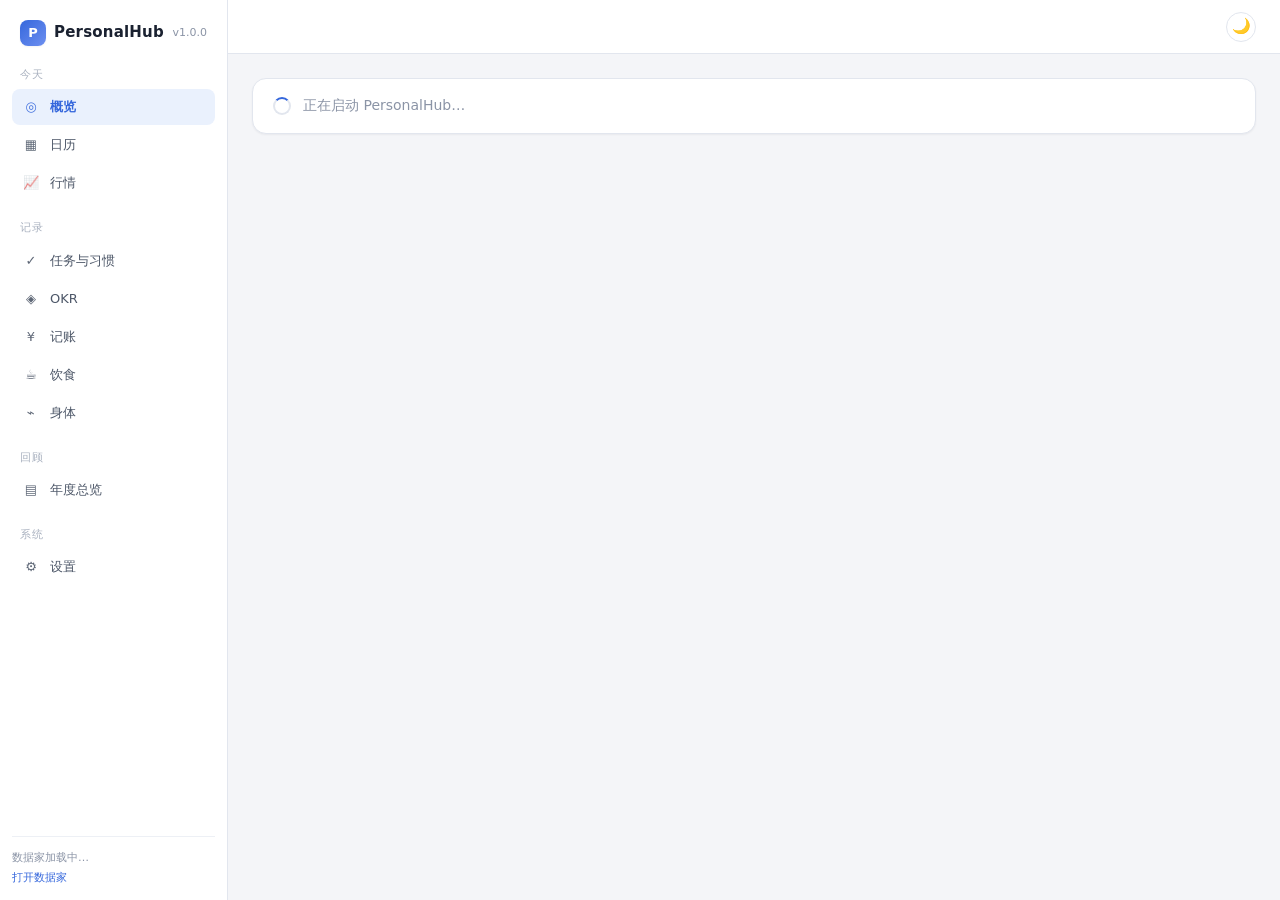
<file: src/ui/index.html>
<!DOCTYPE html>
<html lang="zh-CN">
<head>
  <meta charset="utf-8">
  <title>PersonalHub</title>
  <link rel="stylesheet" href="styles.css">
</head>
<body>
  <div class="app">
    <aside class="sidebar">
      <div class="brand">
        <span class="brand-mark">P</span>
        <span class="brand-name">PersonalHub</span>
        <span class="brand-version" id="brand-version">v1.0.0</span>
      </div>

      <nav class="nav" id="nav">
        <div class="nav-group">
          <div class="nav-group-label">今天</div>
          <button class="nav-item is-active" data-tab="home"><span class="nav-icon">◎</span>概览</button>
          <button class="nav-item" data-tab="calendar"><span class="nav-icon">▦</span>日历</button>
          <button class="nav-item" data-tab="market"><span class="nav-icon">📈</span>行情</button>
        </div>
        <div class="nav-group">
          <div class="nav-group-label">记录</div>
          <button class="nav-item" data-tab="tasks"><span class="nav-icon">✓</span>任务与习惯</button>
          <button class="nav-item" data-tab="okr"><span class="nav-icon">◈</span>OKR</button>
          <button class="nav-item" data-tab="ledger"><span class="nav-icon">¥</span>记账</button>
          <button class="nav-item" data-tab="diet"><span class="nav-icon">☕</span>饮食</button>
          <button class="nav-item" data-tab="body"><span class="nav-icon">⌁</span>身体</button>
        </div>
        <div class="nav-group">
          <div class="nav-group-label">回顾</div>
          <button class="nav-item" data-tab="year"><span class="nav-icon">▤</span>年度总览</button>
        </div>
        <div class="nav-group">
          <div class="nav-group-label">系统</div>
          <button class="nav-item" data-tab="settings"><span class="nav-icon">⚙</span>设置</button>
        </div>
      </nav>

      <div class="sidebar-footer">
        <div class="data-line" id="sidebar-data">数据家加载中…</div>
        <button class="link-button" id="open-data-home">打开数据家</button>
      </div>
    </aside>

    <main class="main">
      <header class="topbar">
        <div class="nudges" id="nudges"></div>
        <div class="topbar-right">
          <button class="theme-toggle" id="theme-toggle" title="切换白天 / 黑夜模式" aria-label="切换白天 / 黑夜模式">🌙</button>
          <span class="today-label" id="today-label"></span>
        </div>
      </header>
      <section class="view" id="view">
        <div class="card loading-card">
          <span class="loading-spinner" aria-hidden="true"></span>
          <span class="muted">正在启动 PersonalHub…</span>
        </div>
      </section>
    </main>
  </div>

  <div class="modal-backdrop" id="modal-backdrop" hidden>
    <div class="modal">
      <div class="modal-head">
        <h3 id="modal-title"></h3>
        <button class="icon-button" id="modal-close">×</button>
      </div>
      <div class="modal-body" id="modal-body"></div>
    </div>
  </div>

  <script src="charts.js"></script>
  <script src="views.js"></script>
  <script src="app.js"></script>
</body>
</html>
</file>
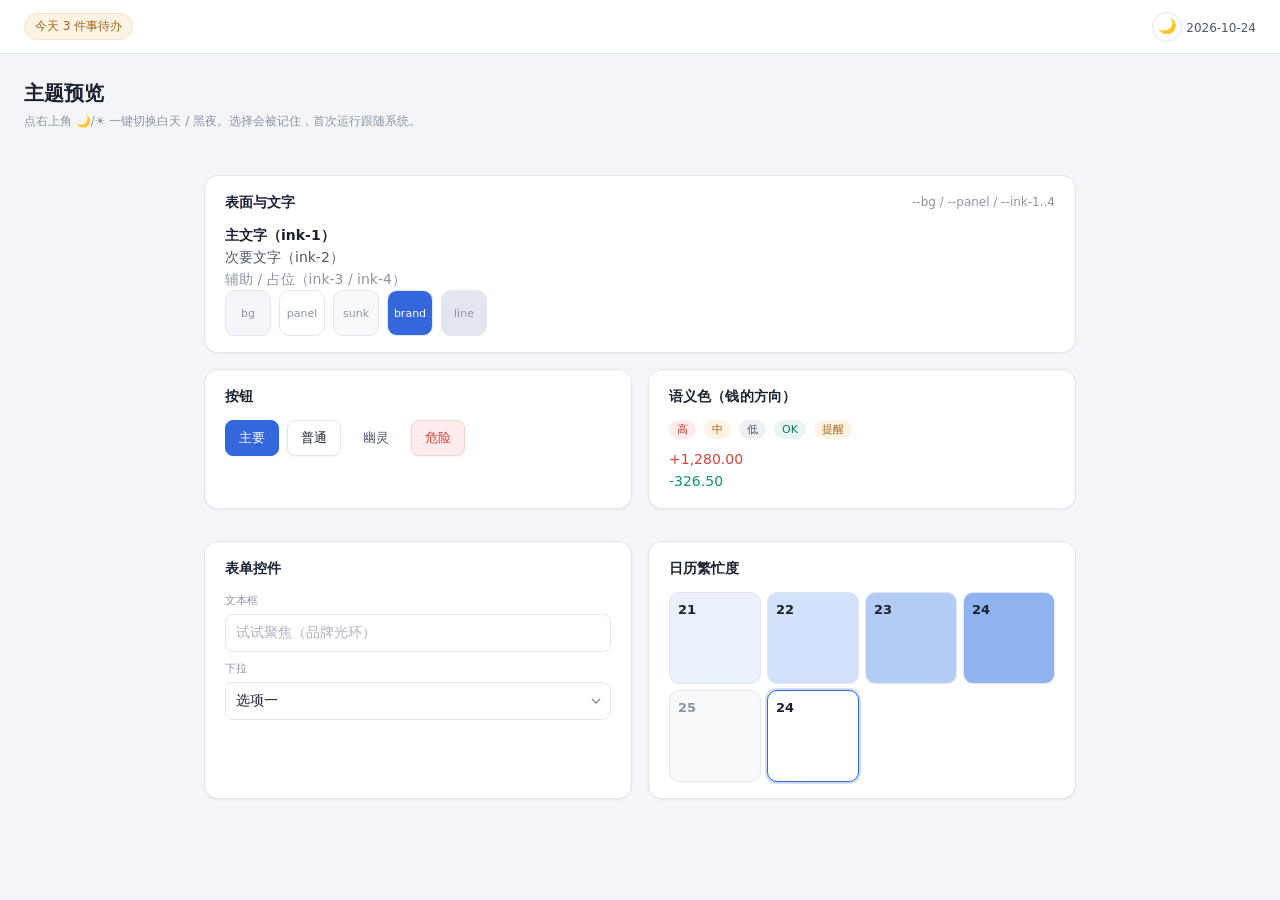
<file: src/ui/theme-preview.html>
<!DOCTYPE html>
<html lang="zh-CN">
<head>
  <meta charset="utf-8">
  <title>PersonalHub · 主题预览</title>
  <link rel="stylesheet" href="styles.css">
  <style>
    /* 仅预览页用的外壳，和 app 无关 */
    .preview-wrap { max-width: 920px; margin: 0 auto; padding: 24px; }
    .preview-wrap .demo-grid { display: grid; grid-template-columns: 1fr 1fr; gap: 16px; }
    @media (max-width: 760px){ .preview-wrap .demo-grid{ grid-template-columns:1fr; } }
    .swatch-row { display:flex; gap:8px; flex-wrap:wrap; }
    .swatch { width:46px; height:46px; border-radius:10px; border:1px solid var(--line-1); display:flex; align-items:center; justify-content:center; font-size:11px; color:var(--ink-3); }
    .seg { display:inline-flex; border:1px solid var(--line-1); border-radius:8px; overflow:hidden; }
    .seg button { border:none; background:var(--panel); color:var(--ink-2); padding:6px 14px; font-size:13px; cursor:pointer; }
    .seg button.is-on { background:var(--brand-soft); color:var(--brand); font-weight:600; }
  </style>
</head>
<body>
  <div class="app">
    <main class="main">
      <header class="topbar">
        <div class="nudges">
          <span class="nudge">今天 3 件事待办</span>
        </div>
        <div class="topbar-right">
          <button class="theme-toggle" id="theme-toggle" title="切换白天 / 黑夜模式" aria-label="切换白天 / 黑夜模式">🌙</button>
          <span class="today-label">2026-10-24</span>
        </div>
      </header>

      <section class="view">
        <div class="page-head">
          <div><h1 class="page-title">主题预览</h1>
            <div class="page-sub">点右上角 🌙/☀️ 一键切换白天 / 黑夜。选择会被记住，首次运行跟随系统。</div>
          </div>
        </div>

        <div class="preview-wrap">
          <div class="card">
            <div class="card-head"><div class="card-title">表面与文字</div><div class="card-hint">--bg / --panel / --ink-1..4</div></div>
            <p class="strong">主文字（ink-1）</p>
            <p class="soft">次要文字（ink-2）</p>
            <p class="muted">辅助 / 占位（ink-3 / ink-4）</p>
            <div class="swatch-row">
              <div class="swatch" style="background:var(--bg)">bg</div>
              <div class="swatch" style="background:var(--panel)">panel</div>
              <div class="swatch" style="background:var(--panel-sunk)">sunk</div>
              <div class="swatch" style="background:var(--brand);color:#fff">brand</div>
              <div class="swatch" style="background:var(--line-1)">line</div>
            </div>
          </div>

          <div class="demo-grid">
            <div class="card">
              <div class="card-head"><div class="card-title">按钮</div></div>
              <div class="row" style="gap:8px;flex-wrap:wrap">
                <button class="button button-primary">主要</button>
                <button class="button">普通</button>
                <button class="button button-ghost">幽灵</button>
                <button class="button button-danger">危险</button>
              </div>
            </div>

            <div class="card">
              <div class="card-head"><div class="card-title">语义色（钱的方向）</div></div>
              <div class="row" style="gap:8px;flex-wrap:wrap">
                <span class="chip chip-high">高</span>
                <span class="chip chip-mid">中</span>
                <span class="chip chip-low">低</span>
                <span class="chip chip-ok">OK</span>
                <span class="chip chip-warn">提醒</span>
              </div>
              <p class="money money-income" style="margin-top:10px">+1,280.00</p>
              <p class="money money-expense">-326.50</p>
            </div>

            <div class="card">
              <div class="card-head"><div class="card-title">表单控件</div></div>
              <div class="field" style="margin-bottom:8px"><span class="field-label">文本框</span>
                <input type="text" placeholder="试试聚焦（品牌光环）"></div>
              <div class="field"><span class="field-label">下拉</span>
                <select><option>选项一</option><option>选项二</option></select></div>
            </div>

            <div class="card">
              <div class="card-head"><div class="card-title">日历繁忙度</div></div>
              <div class="calendar-grid" style="grid-template-columns:repeat(4,1fr);gap:6px">
                <div class="day-cell is-busy-1"><span class="day-number">21</span></div>
                <div class="day-cell is-busy-2"><span class="day-number">22</span></div>
                <div class="day-cell is-busy-3"><span class="day-number">23</span></div>
                <div class="day-cell is-busy-4"><span class="day-number">24</span></div>
                <div class="day-cell is-outside"><span class="day-number">25</span></div>
                <div class="day-cell is-today"><span class="day-number">24</span></div>
              </div>
            </div>
          </div>
        </div>
      </section>
    </main>
  </div>

  <script>
    // 与 app.js 中一致的轻量主题逻辑（预览页自带，不依赖 pywebview）
    (function () {
      function getStored() { try { return localStorage.getItem('ph-theme'); } catch (e) { return null; } }
      function applyTheme(t) {
        document.documentElement.setAttribute('data-theme', t);
        var b = document.getElementById('theme-toggle');
        if (b) b.textContent = t === 'dark' ? '☀️' : '🌙';
      }
      var theme = getStored();
      if (!theme) theme = (window.matchMedia && window.matchMedia('(prefers-color-scheme: dark)').matches) ? 'dark' : 'light';
      applyTheme(theme);
      document.getElementById('theme-toggle').addEventListener('click', function () {
        var next = document.documentElement.getAttribute('data-theme') === 'dark' ? 'light' : 'dark';
        applyTheme(next);
        try { localStorage.setItem('ph-theme', next); } catch (e) {}
      });
    })();
  </script>
</body>
</html>
</file>
<file: src/ui/styles.css>
/* ==========================================================================
   PersonalHub 设计系统
   --------------------------------------------------------------------------
   基调：桌面工具。浅色、留白、一个主色（蓝），语义色只用在方向和警示上。
   钱的方向按国内习惯：收入/向上 = 红，支出/向下 = 绿。
   想整体换风格只改下面 :root 里的令牌，组件规则不动。
   ========================================================================== */

:root {
  /* —— 表面 —— */
  --bg: #f4f5f8;
  --panel: #ffffff;
  --panel-sunk: #f8f9fb;

  /* —— 文字 —— */
  --ink-1: #1a2130;   /* 主文字 */
  --ink-2: #4d5768;   /* 次要 */
  --ink-3: #8b94a6;   /* 辅助、占位 */
  --ink-4: #aab2c0;   /* 禁用 */

  /* —— 线条 —— */
  --line-1: #e2e6ee;
  --line-2: #edf0f5;

  /* —— 主色 —— */
  --brand: #3567dc;
  --brand-strong: #2a55bb;
  --brand-soft: #eaf1fd;
  --brand-ring: rgba(53, 103, 220, 0.22);

  /* —— 语义色 —— */
  --up: #d2453c;      /* 收入 / 数字向上 */
  --up-soft: #fdeeec;
  --down: #15936d;    /* 支出 / 数字向下 */
  --down-soft: #e7f6f0;
  --warn: #cf8626;
  --warn-soft: #fdf3e5;
  --danger: #cf3f38;
  --danger-soft: #fdeceb;

  /* —— 图表分类色 —— */
  --c1: #3567dc;
  --c2: #7a5af0;
  --c3: #15936d;
  --c4: #d98324;
  --c5: #d2453c;
  --c6: #2e8fb8;
  --c7: #8c6d4f;
  --c8: #5b8def;
  --c9: #98a2b3;
  --c10: #b45fa0;

  /* —— 日历繁忙度热色（品牌色由淡到深；不借红绿，那是钱的方向） —— */
  --heat-1: #eaf1fd;
  --heat-2: #d3e2fa;
  --heat-3: #b3ccf5;
  --heat-4: #8fb3ee;

  /* —— 字号 —— */
  --fs-11: 11px;
  --fs-12: 12px;
  --fs-13: 13px;
  --fs-14: 14px;
  --fs-15: 15px;
  --fs-16: 16px;
  --fs-20: 20px;
  --fs-24: 24px;
  --fs-28: 28px;

  /* —— 间距 —— */
  --sp-1: 4px;
  --sp-2: 8px;
  --sp-3: 12px;
  --sp-4: 16px;
  --sp-5: 20px;
  --sp-6: 24px;
  --sp-8: 32px;

  /* —— 圆角 —— */
  --r-sm: 8px;
  --r-md: 10px;
  --r-lg: 14px;
  --r-xl: 18px;
  --r-full: 999px;

  /* —— 阴影 —— */
  --shadow-1: 0 1px 2px rgba(20, 28, 45, 0.05);
  --shadow-2: 0 2px 8px rgba(20, 28, 45, 0.07);
  --shadow-3: 0 18px 48px rgba(15, 23, 42, 0.18);

  /* —— 动效 —— */
  --ease: cubic-bezier(0.2, 0.6, 0.3, 1);
  --dur: 140ms;

  color-scheme: light;
}

* { box-sizing: border-box; }

html, body {
  margin: 0;
  height: 100%;
  font-family: "Segoe UI Variable Text", "Segoe UI", "Microsoft YaHei UI",
    "Microsoft YaHei", "PingFang SC", system-ui, sans-serif;
  font-size: var(--fs-14);
  line-height: 1.55;
  color: var(--ink-1);
  background: var(--bg);
  -webkit-font-smoothing: antialiased;
}

button { font-family: inherit; font-size: inherit; line-height: inherit; cursor: pointer; }
input, select, textarea { font-family: inherit; font-size: inherit; line-height: inherit; color: inherit; }
h1, h2, h3, p { margin: 0; }

::selection { background: var(--brand-soft); }

:focus { outline: none; }
:focus-visible { outline: 2px solid var(--brand); outline-offset: 2px; }

/* 细滚动条，桌面 app 里默认那条太吵 */
::-webkit-scrollbar { width: 10px; height: 10px; }
::-webkit-scrollbar-thumb { background: #ccd3de; border-radius: var(--r-full); border: 3px solid transparent; background-clip: content-box; }
::-webkit-scrollbar-thumb:hover { background: #b6bfcd; background-clip: content-box; }
::-webkit-scrollbar-track { background: transparent; }

/* ==========================================================================
   骨架
   ========================================================================== */

.app { display: flex; height: 100vh; overflow: hidden; }

/* ---------- 侧边栏 ---------- */

.sidebar {
  width: 228px;
  flex: 0 0 228px;
  background: var(--panel);
  border-right: 1px solid var(--line-1);
  display: flex;
  flex-direction: column;
  padding: var(--sp-5) var(--sp-3) var(--sp-3);
}

.brand {
  display: flex;
  align-items: center;
  gap: var(--sp-2);
  padding: 0 var(--sp-2) var(--sp-5);
}

.brand-mark {
  width: 26px;
  height: 26px;
  border-radius: 8px;
  background: linear-gradient(135deg, var(--brand), #6d8ff0);
  color: #fff;
  font-size: var(--fs-13);
  font-weight: 700;
  display: flex;
  align-items: center;
  justify-content: center;
  box-shadow: var(--shadow-1);
}

.brand-name { font-size: var(--fs-15); font-weight: 700; letter-spacing: 0.2px; }
.brand-version { font-size: var(--fs-11); color: var(--ink-3); margin-left: auto; }

.nav { display: flex; flex-direction: column; gap: 2px; flex: 1; overflow-y: auto; }

.nav-group { display: flex; flex-direction: column; gap: 2px; }
.nav-group + .nav-group { margin-top: var(--sp-4); }

.nav-group-label {
  font-size: var(--fs-11);
  color: var(--ink-4);
  letter-spacing: 0.08em;
  padding: 0 var(--sp-2) var(--sp-1);
}

.nav-item {
  display: flex;
  align-items: center;
  gap: 10px;
  padding: 8px 10px;
  border: none;
  background: transparent;
  border-radius: var(--r-sm);
  color: var(--ink-2);
  text-align: left;
  font-size: var(--fs-13);
  position: relative;
  transition: background var(--dur) var(--ease), color var(--dur) var(--ease);
}

.nav-item:hover { background: var(--panel-sunk); color: var(--ink-1); }

.nav-item.is-active { background: var(--brand-soft); color: var(--brand); font-weight: 600; }
.nav-item.is-active::before {
  content: "";
  position: absolute;
  left: -12px;
  top: 8px;
  bottom: 8px;
  width: 3px;
  border-radius: var(--r-full);
  background: var(--brand);
}

.nav-icon {
  width: 18px;
  text-align: center;
  font-size: var(--fs-13);
  opacity: 0.9;
  flex: 0 0 18px;
}

.sidebar-footer {
  border-top: 1px solid var(--line-2);
  padding-top: var(--sp-3);
  font-size: var(--fs-11);
  color: var(--ink-3);
  line-height: 1.7;
}

.data-line { word-break: break-all; }

.link-button {
  border: none;
  background: none;
  color: var(--brand);
  padding: 2px 0 0;
  font-size: var(--fs-11);
}
.link-button:hover { color: var(--brand-strong); text-decoration: underline; }

/* ---------- 主区 ---------- */

.main { flex: 1; display: flex; flex-direction: column; min-width: 0; }

.topbar {
  flex: 0 0 auto;
  min-height: 54px;
  display: flex;
  align-items: center;
  gap: var(--sp-4);
  padding: var(--sp-2) var(--sp-6);
  background: var(--panel);
  border-bottom: 1px solid var(--line-1);
}

.nudges { display: flex; flex-wrap: wrap; gap: var(--sp-2); flex: 1; min-width: 0; }

.nudge {
  display: inline-flex;
  align-items: center;
  gap: 6px;
  padding: 3px 10px;
  border-radius: var(--r-full);
  background: var(--warn-soft);
  color: #a5651a;
  font-size: var(--fs-12);
  border: 1px solid #f3e2c6;
}

.nudge-clear {
  padding: 3px 10px;
  border-radius: var(--r-full);
  background: var(--down-soft);
  color: var(--down);
  font-size: var(--fs-12);
  border: 1px solid #cdeadd;
}

.topbar-right {
  color: var(--ink-2);
  font-size: var(--fs-12);
  white-space: nowrap;
  font-variant-numeric: tabular-nums;
}

.view {
  flex: 1;
  overflow-y: auto;
  padding: var(--sp-6) var(--sp-6) 48px;
  width: 100%;
  max-width: 1440px;
  margin: 0 auto;
}

/* ==========================================================================
   通用块
   ========================================================================== */

.page-head {
  display: flex;
  align-items: flex-end;
  justify-content: space-between;
  gap: var(--sp-4);
  margin-bottom: var(--sp-5);
}

.page-title { font-size: var(--fs-20); font-weight: 700; letter-spacing: 0.1px; }
.page-sub { margin-top: 3px; font-size: var(--fs-12); color: var(--ink-3); }

/* 行情页实时状态条：同步中脉冲、空闲显示最后更新 */
.live-row { margin-top: 6px; }
.live-badge {
  display: inline-flex;
  align-items: center;
  gap: 6px;
  font-size: var(--fs-12);
  color: var(--ink-3);
  padding: 2px 9px;
  border-radius: 999px;
  background: var(--panel-sunk);
  border: 1px solid var(--line-1);
}
.live-badge.is-live { color: var(--up); background: rgba(210, 69, 60, 0.10); border-color: rgba(210, 69, 60, 0.25); }
.live-badge.muted { color: var(--ink-4, #9aa3b2); }
.live-dot {
  width: 8px;
  height: 8px;
  border-radius: 50%;
  background: var(--down);
  flex: none;
}
.live-dot.is-idle { background: var(--ink-4, #9aa3b2); }
/* 脉冲只驱动 opacity/transform，由合成器处理，不触发重排重绘 */
.live-badge.is-live .live-dot {
  background: var(--up);
  animation: live-pulse 1.4s ease-in-out infinite;
}
@keyframes live-pulse {
  0%   { transform: scale(1);   opacity: 1; }
  50%  { transform: scale(1.5); opacity: 0.45; }
  100% { transform: scale(1);   opacity: 1; }
}
@media (prefers-reduced-motion: reduce) {
  .live-badge.is-live .live-dot { animation: none; }
}

.card {
  background: var(--panel);
  border: 1px solid var(--line-1);
  border-radius: var(--r-lg);
  padding: var(--sp-4) var(--sp-5);
  margin-bottom: var(--sp-4);
  box-shadow: var(--shadow-1);
}

.card-head {
  display: flex;
  align-items: center;
  justify-content: space-between;
  gap: var(--sp-3);
  margin-bottom: var(--sp-3);
}

.card-title { font-size: var(--fs-14); font-weight: 700; letter-spacing: 0.1px; }
.card-hint { font-size: var(--fs-12); color: var(--ink-3); }

.grid-2 { display: grid; grid-template-columns: 1fr 1fr; gap: var(--sp-4); }
.grid-3 { display: grid; grid-template-columns: repeat(3, 1fr); gap: var(--sp-4); }

@media (max-width: 1180px) {
  .grid-2, .grid-3 { grid-template-columns: 1fr; }
}

.row { display: flex; align-items: center; gap: var(--sp-2); }
.row-wrap { flex-wrap: wrap; }
.spacer { flex: 1; }
.divider { height: 1px; background: var(--line-2); margin: var(--sp-3) 0; }

.muted { color: var(--ink-3); }
.soft { color: var(--ink-2); }
.text-danger { color: var(--danger); }
.small { font-size: var(--fs-12); }
.strong { font-weight: 600; }
.num { font-variant-numeric: tabular-nums; }

.empty {
  padding: var(--sp-6) var(--sp-4);
  text-align: center;
  color: var(--ink-3);
  font-size: var(--fs-13);
  background: var(--panel-sunk);
  border-radius: var(--r-md);
  border: 1px dashed var(--line-1);
}

/* ==========================================================================
   表单
   ========================================================================== */

input[type="text"], input[type="number"], input[type="date"], select, textarea {
  padding: 7px 10px;
  border: 1px solid var(--line-1);
  border-radius: var(--r-sm);
  background: var(--panel);
  color: var(--ink-1);
  transition: border-color var(--dur) var(--ease), box-shadow var(--dur) var(--ease);
}

input::placeholder, textarea::placeholder { color: var(--ink-4); }

input:hover, select:hover, textarea:hover { border-color: #cdd5e1; }

input:focus, select:focus, textarea:focus {
  border-color: var(--brand);
  box-shadow: 0 0 0 3px var(--brand-ring);
}

select { cursor: pointer; appearance: none; padding-right: 26px;
  background-image: url("data:image/svg+xml;utf8,<svg xmlns='http://www.w3.org/2000/svg' width='10' height='6'><path d='M1 1l4 4 4-4' fill='none' stroke='%238b94a6' stroke-width='1.5'/></svg>");
  background-repeat: no-repeat; background-position: right 9px center; }

textarea { resize: vertical; min-height: 72px; width: 100%; line-height: 1.6; }

.field { display: flex; flex-direction: column; gap: 5px; }
.field-label { font-size: var(--fs-11); color: var(--ink-3); }
.field-hint { color: var(--ink-4); }

/* 表单行：字段顶部对齐、放不下就换行、控件填满自己的字段。
   模态框里一行塞五六个字段时，普通 .row 会把日期输入压瘪、长标签折成
   好几行——弹窗表单统一用这个类。 */
.form-row { display: flex; align-items: flex-start; flex-wrap: wrap; gap: var(--sp-2); }
.form-row .field { flex: 1 1 110px; min-width: 0; }
.form-row .field > input,
.form-row .field > select,
.form-row .field > textarea { width: 100%; }

/* 独立字段（不在 form-row 里的）控件也填满字段，不用逐个写行内宽度 */
.field > input,
.field > select { width: 100%; }

/* ---------- 按钮 ---------- */

.button {
  display: inline-flex;
  align-items: center;
  justify-content: center;
  gap: 6px;
  padding: 7px 13px;
  border: 1px solid var(--line-1);
  border-radius: var(--r-sm);
  background: var(--panel);
  color: var(--ink-1);
  font-size: var(--fs-13);
  white-space: nowrap;
  box-shadow: var(--shadow-1);
  transition: background var(--dur) var(--ease), border-color var(--dur) var(--ease),
    color var(--dur) var(--ease), transform var(--dur) var(--ease);
}

.button:hover { border-color: #cdd5e1; background: #fdfdfe; }
.button:active { transform: translateY(0.5px); }

.button-primary {
  background: var(--brand);
  border-color: var(--brand);
  color: #fff;
}
.button-primary:hover { background: var(--brand-strong); border-color: var(--brand-strong); }

.button-ghost { border-color: transparent; background: transparent; color: var(--ink-2); box-shadow: none; }
.button-ghost:hover { background: var(--panel-sunk); color: var(--ink-1); border-color: transparent; }

.button-danger { color: var(--danger); border-color: #f0d2d0; background: var(--danger-soft); }
.button-danger:hover { background: #fbdfdd; border-color: #e8bfbc; }

.button.small { padding: 4px 11px; font-size: var(--fs-12); box-shadow: none; }

/* 热力图那排数据源开关：选中的那个要有"选中"的样子 */
.button.is-active {
  background: var(--brand-soft);
  border-color: #cfdef8;
  color: var(--brand);
  font-weight: 600;
}

.icon-button {
  border: none;
  background: none;
  color: var(--ink-3);
  font-size: var(--fs-14);
  line-height: 1;
  padding: 4px 6px;
  border-radius: 6px;
  transition: color var(--dur) var(--ease), background var(--dur) var(--ease);
}

.icon-button:hover { color: var(--ink-1); background: var(--panel-sunk); }

/* ==========================================================================
   任务与习惯
   ========================================================================== */

.check-item {
  display: flex;
  align-items: center;
  gap: 10px;
  padding: 8px 10px;
  border-radius: var(--r-sm);
  border: 1px solid transparent;
  transition: background var(--dur) var(--ease);
}

.check-item:hover { background: var(--panel-sunk); }

.check {
  width: 18px;
  height: 18px;
  flex: 0 0 18px;
  border: 1.5px solid #c3cad6;
  border-radius: 5px;
  background: var(--panel);
  display: flex;
  align-items: center;
  justify-content: center;
  color: #fff;
  font-size: var(--fs-11);
  line-height: 1;
  padding: 0;
  transition: background var(--dur) var(--ease), border-color var(--dur) var(--ease);
}

.check:hover { border-color: var(--brand); }

.check.is-done { background: var(--brand); border-color: var(--brand); }

.check-title { flex: 1; min-width: 0; word-break: break-word; }
.check-item.is-done .check-title { color: var(--ink-3); text-decoration: line-through; }

.chip {
  display: inline-flex;
  align-items: center;
  gap: 4px;
  padding: 1px 8px;
  border-radius: var(--r-full);
  font-size: var(--fs-11);
  background: var(--line-2);
  color: var(--ink-2);
  white-space: nowrap;
}

.chip-high { background: var(--danger-soft); color: #b9352e; }
.chip-mid { background: var(--warn-soft); color: #a5651a; }
.chip-low { background: var(--line-2); color: var(--ink-2); }
.chip-ok { background: var(--down-soft); color: #0f7a5a; }
.chip-warn { background: var(--warn-soft); color: #a5651a; }

.habit-row { display: flex; align-items: center; gap: 10px; padding: 8px 10px; border-radius: var(--r-sm); }
.habit-row:hover { background: var(--panel-sunk); }
.streak { font-size: var(--fs-12); color: #d98324; white-space: nowrap; font-variant-numeric: tabular-nums; }

/* ==========================================================================
   日历
   ========================================================================== */

.calendar-grid { display: grid; grid-template-columns: repeat(7, 1fr); gap: 6px; }

.calendar-weekday {
  text-align: center;
  font-size: var(--fs-11);
  color: var(--ink-3);
  padding-bottom: var(--sp-1);
  font-weight: 600;
}

.day-cell {
  min-height: 92px;
  border: 1px solid var(--line-1);
  border-radius: var(--r-md);
  background: var(--panel);
  padding: 7px 8px;
  text-align: left;
  display: flex;
  flex-direction: column;
  gap: 3px;
  transition: border-color var(--dur) var(--ease), box-shadow var(--dur) var(--ease);
}

.day-cell:hover { border-color: #b9c6e4; box-shadow: var(--shadow-1); }
.day-cell.is-outside { background: var(--panel-sunk); color: var(--ink-3); }
.day-cell.is-today { border-color: var(--brand); box-shadow: 0 0 0 2px var(--brand-ring); }
.day-cell.is-holiday .day-number { color: var(--danger); }
.day-cell.is-workday .day-number { color: var(--ink-2); }

/* 繁忙度底色：放在 is-outside 之后，浅色优先让位给数据 */
.day-cell.is-busy-1 { background: var(--heat-1); }
.day-cell.is-busy-2 { background: var(--heat-2); }
.day-cell.is-busy-3 { background: var(--heat-3); }
.day-cell.is-busy-4 { background: var(--heat-4); }

.day-number { font-size: var(--fs-13); font-weight: 600; font-variant-numeric: tabular-nums; }
.day-flag { font-size: 10px; color: var(--danger); }
.day-flag-work { font-size: 10px; color: var(--ink-3); }

.day-marks { margin-top: auto; display: flex; gap: 7px; align-items: center; font-size: 10px; color: var(--ink-3); }
.mark-dot { width: 6px; height: 6px; border-radius: var(--r-full); background: var(--brand); flex: 0 0 6px; }
.mark-expense { color: var(--ink-3); font-variant-numeric: tabular-nums; }

.calendar-legend {
  display: flex;
  align-items: center;
  gap: 5px;
  margin-top: var(--sp-3);
  padding-top: var(--sp-3);
  border-top: 1px solid var(--line-2);
}

.heat-swatch {
  width: 12px;
  height: 12px;
  border-radius: var(--r-sm);
  border: 1px solid var(--line-1);
  flex: none;
}
.heat-swatch.heat-0 { background: var(--panel); }
.heat-swatch.heat-1 { background: var(--heat-1); }
.heat-swatch.heat-2 { background: var(--heat-2); }
.heat-swatch.heat-3 { background: var(--heat-3); }
.heat-swatch.heat-4 { background: var(--heat-4); }

.busy-dots { letter-spacing: 2px; font-size: 12px; line-height: 1; }
.busy-dots .on { color: var(--brand); }
.busy-dots .off { color: var(--ink-4); }

/* ==========================================================================
   行情
   ========================================================================== */

.index-grid {
  display: grid;
  grid-template-columns: repeat(4, 1fr);
  gap: var(--sp-3);
  margin-bottom: var(--sp-4);
}

.index-card {
  display: flex;
  flex-direction: column;
  gap: 2px;
  padding: var(--sp-3) var(--sp-4);
}

.index-name { font-size: var(--fs-12); color: var(--ink-3); }
.index-price { font-size: var(--fs-20); font-weight: 700; letter-spacing: -0.2px; }
.index-change { font-size: var(--fs-13); font-weight: 600; }

@media (max-width: 1080px) {
  .index-grid { grid-template-columns: repeat(2, 1fr); }
}

/* —— 市场温度：四市场恐慌指数 / 温度。冷（恐慌）→热（贪婪）走方向色渐变，
   红涨绿跌的语义挪到这里就是「热 = 市场向上」。估算的来源角标标明 —— */
.temp-grid {
  display: grid;
  grid-template-columns: repeat(4, 1fr);
  gap: var(--sp-3);
  margin-bottom: var(--sp-4);
}

.temp-card {
  display: flex;
  flex-direction: column;
  gap: 4px;
  padding: var(--sp-3) var(--sp-4);
}

.temp-head { display: flex; align-items: center; justify-content: space-between; }
.temp-market { font-size: var(--fs-12); color: var(--ink-3); }

.temp-tag {
  font-size: var(--fs-11);
  color: var(--warn);
  background: var(--warn-soft);
  border-radius: var(--r-full);
  padding: 1px 8px;
}

.temp-value {
  font-size: var(--fs-24);
  font-weight: 700;
  font-variant-numeric: tabular-nums;
  letter-spacing: -0.3px;
  line-height: 1.1;
}

.temp-label { font-size: var(--fs-13); font-weight: 600; }

.temp-gauge {
  position: relative;
  height: 6px;
  border-radius: var(--r-full);
  margin: 4px 0 2px;
  background: linear-gradient(90deg, var(--down) 0%, var(--line-1) 50%, var(--up) 100%);
}

.temp-dot {
  position: absolute;
  top: 50%;
  width: 10px;
  height: 10px;
  border-radius: 50%;
  transform: translate(-50%, -50%);
  background: var(--panel);
  border: 2px solid var(--ink-2);
}

.temp-source { font-size: var(--fs-11); color: var(--ink-3); }

@media (max-width: 1080px) {
  .temp-grid { grid-template-columns: repeat(2, 1fr); }
}

/* 分组小标题：股票指数 / 币圈 等 */
.group-label {
  font-size: var(--fs-12);
  font-weight: 600;
  color: var(--ink-3);
  margin: 0 0 var(--sp-2);
}

/* ==========================================================================
   记账
   ========================================================================== */

.money { font-variant-numeric: tabular-nums; }
.money-income { color: var(--up); }   /* 收入 = 向上 = 红 */
.money-expense { color: var(--down); } /* 支出 = 向下 = 绿 */

.stat-block { display: flex; flex-direction: column; gap: 2px; }
.stat-value { font-size: var(--fs-24); font-weight: 700; font-variant-numeric: tabular-nums; letter-spacing: -0.2px; line-height: 1.2; }
.stat-label { font-size: var(--fs-11); color: var(--ink-3); }

.budget-row { display: flex; align-items: center; gap: 10px; padding: 6px 0; }

.entry-row {
  display: flex;
  align-items: center;
  gap: 10px;
  padding: 9px 4px;
  border-bottom: 1px solid var(--line-2);
}
.entry-row:last-child { border-bottom: none; }
.entry-row:hover { background: var(--panel-sunk); }

/* ==========================================================================
   菜名表
   ========================================================================== */

.food-item {
  display: flex;
  align-items: center;
  gap: 10px;
  padding: 9px 4px;
  border-bottom: 1px solid var(--line-2);
}
.food-item:last-child { border-bottom: none; }
.food-item:hover { background: var(--panel-sunk); }

/* ==========================================================================
   图表外围
   ========================================================================== */

.legend { list-style: none; margin: var(--sp-3) 0 0; padding: 0; display: flex; flex-direction: column; gap: 6px; }
.legend li { display: flex; align-items: center; gap: var(--sp-2); font-size: var(--fs-12); }
.legend .dot { width: 9px; height: 9px; border-radius: 3px; flex: 0 0 9px; }
.legend-label { flex: 1; min-width: 0; overflow: hidden; text-overflow: ellipsis; white-space: nowrap; }
.legend-value { font-variant-numeric: tabular-nums; }
.legend-percent { width: 44px; text-align: right; color: var(--ink-3); font-variant-numeric: tabular-nums; }

.progress {
  height: 8px;
  background: var(--line-2);
  border-radius: var(--r-full);
  overflow: hidden;
}

.progress-fill { height: 100%; border-radius: var(--r-full); transition: width 240ms var(--ease); }

.ring-row { display: flex; align-items: center; gap: var(--sp-4); flex-wrap: wrap; }

/* ==========================================================================
   饮食
   ========================================================================== */

.meal-slot { display: flex; flex-direction: column; gap: var(--sp-2); padding: var(--sp-3) 0; border-bottom: 1px solid var(--line-2); }
.meal-slot:last-of-type { border-bottom: none; }
.meal-head { display: flex; align-items: center; gap: var(--sp-2); }
.meal-name { font-weight: 600; width: 44px; color: var(--ink-1); }

.phrase-list { display: flex; flex-wrap: wrap; gap: 6px; }

.phrase {
  display: inline-flex;
  align-items: center;
  gap: 5px;
  padding: 3px 10px;
  border-radius: var(--r-full);
  border: 1px solid var(--line-1);
  background: var(--panel);
  font-size: var(--fs-12);
  color: var(--ink-2);
  transition: border-color var(--dur) var(--ease), color var(--dur) var(--ease);
}

.phrase:hover { border-color: #b9c6e4; color: var(--brand); }

/* ==========================================================================
   表格
   ========================================================================== */

.table { width: 100%; border-collapse: collapse; font-size: var(--fs-13); }
.table th, .table td { text-align: left; padding: 9px 8px; border-bottom: 1px solid var(--line-2); }
.table th { font-size: var(--fs-11); color: var(--ink-3); font-weight: 600; }
.table tbody tr { transition: background var(--dur) var(--ease); }
.table tbody tr:hover { background: var(--panel-sunk); }
.table tbody tr:last-child td { border-bottom: none; }

/* ==========================================================================
   加载占位
   ========================================================================== */

.loading-card {
  display: flex;
  align-items: center;
  gap: var(--sp-3);
}

.loading-spinner {
  width: 18px;
  height: 18px;
  border-radius: var(--r-full);
  border: 2px solid var(--line-1);
  border-top-color: var(--brand);
  animation: spin 700ms linear infinite;
  flex: none;
}

@keyframes spin {
  to { transform: rotate(360deg); }
}

/* ==========================================================================
   弹窗
   ========================================================================== */

.modal-backdrop {
  position: fixed;
  inset: 0;
  background: rgba(22, 29, 43, 0.36);
  display: flex;
  align-items: center;
  justify-content: center;
  z-index: 20;
  animation: fade-in 140ms var(--ease);
}

/* 作者样式里的 display:flex 会压过浏览器默认的 [hidden]{display:none}，
   导致 hidden 属性完全失效（弹窗关不掉、启动就闪现空弹窗），必须显式覆盖。 */
.modal-backdrop[hidden] { display: none; }

.modal {
  width: 540px;
  max-width: 92vw;
  max-height: 84vh;
  background: var(--panel);
  border-radius: var(--r-xl);
  display: flex;
  flex-direction: column;
  overflow: hidden;
  box-shadow: var(--shadow-3);
  animation: pop-in 160ms var(--ease);
}

.modal-head {
  display: flex;
  align-items: center;
  justify-content: space-between;
  padding: var(--sp-4) var(--sp-5);
  border-bottom: 1px solid var(--line-2);
}

.modal-head h3 { font-size: var(--fs-15); font-weight: 700; }
.modal-body { padding: var(--sp-4) var(--sp-5); overflow-y: auto; }

@keyframes fade-in { from { opacity: 0; } to { opacity: 1; } }
@keyframes pop-in { from { opacity: 0; transform: translateY(6px) scale(0.99); } to { opacity: 1; transform: none; } }

@media (prefers-reduced-motion: reduce) {
  * { animation-duration: 0.01ms !important; transition-duration: 0.01ms !important; }
}

/* ==========================================================================
   黑夜模式
   --------------------------------------------------------------------------
   整站靠 :root 令牌驱动，这里只覆盖令牌值，组件规则不动。
   想加别的换肤方案也照这个套路：在 html 上切 data-theme，覆盖对应令牌。
   ========================================================================== */

[data-theme="dark"] {
  color-scheme: dark;

  /* —— 表面 —— */
  --bg: #12151c;
  --panel: #1b1f29;
  --panel-sunk: #161a22;

  /* —— 文字 —— */
  --ink-1: #e6e9ef;
  --ink-2: #aab2c0;
  --ink-3: #8b94a6;
  --ink-4: #6b7382;

  /* —— 线条 —— */
  --line-1: #2a2f3a;
  --line-2: #232833;

  /* —— 主色（在深色底上提亮一点更跳） —— */
  --brand: #4f7ef0;
  --brand-strong: #6d92f5;
  --brand-soft: rgba(79, 126, 240, 0.18);
  --brand-ring: rgba(79, 126, 240, 0.30);

  /* —— 语义色（柔和底改成深色半透明，饱和色保留） —— */
  --up-soft: rgba(210, 69, 60, 0.18);
  --down-soft: rgba(21, 147, 109, 0.18);
  --warn-soft: rgba(207, 134, 38, 0.18);
  --danger-soft: rgba(207, 63, 56, 0.18);

  /* —— 图表分类色（原色在深色底上够亮，基本沿用） —— */

  /* —— 日历繁忙度热色：深色底上反过来，越忙越亮 —— */
  --heat-1: rgba(79, 126, 240, 0.16);
  --heat-2: rgba(79, 126, 240, 0.30);
  --heat-3: rgba(79, 126, 240, 0.45);
  --heat-4: rgba(79, 126, 240, 0.62);

  /* —— 阴影（深色底上用实黑，别用浅阴影） —— */
  --shadow-1: 0 1px 2px rgba(0, 0, 0, 0.40);
  --shadow-2: 0 2px 8px rgba(0, 0, 0, 0.50);
  --shadow-3: 0 18px 48px rgba(0, 0, 0, 0.62);
}

/* 暗色下，几处写死在组件规则里的浅色 hover/边框/底色会发白，单独覆盖 */
[data-theme="dark"] .button:hover { border-color: #3a4150; background: #222733; }
[data-theme="dark"] input:hover,
[data-theme="dark"] select:hover { border-color: #3a4150; }
[data-theme="dark"] .phrase:hover { border-color: var(--brand); }
[data-theme="dark"] .day-cell:hover { border-color: #3a4150; }
[data-theme="dark"] .button-danger { border-color: var(--line-1); }
[data-theme="dark"] .button.is-active { border-color: rgba(79, 126, 240, 0.55); }
[data-theme="dark"] .modal { border: 1px solid var(--line-1); }
[data-theme="dark"] ::-webkit-scrollbar-thumb { background: #2f3640; }
[data-theme="dark"] ::-webkit-scrollbar-thumb:hover { background: #3c454f; }
[data-theme="dark"] .nudge { background: var(--warn-soft); color: #e0a85a; border-color: rgba(207, 134, 38, 0.35); }
[data-theme="dark"] .chip-high { background: var(--danger-soft); color: #f08c84; }
[data-theme="dark"] .chip-mid { background: var(--warn-soft); color: #e0a85a; }
[data-theme="dark"] .chip-warn { background: var(--warn-soft); color: #e0a85a; }
[data-theme="dark"] .chip-ok { background: var(--down-soft); color: #5cc9a3; }
[data-theme="dark"] .chip-low { background: var(--line-2); color: var(--ink-2); }
[data-theme="dark"] .streak { color: #e0a85a; }

/* 顶栏的昼夜切换按钮 */
.theme-toggle {
  width: 30px;
  height: 30px;
  border-radius: var(--r-full);
  border: 1px solid var(--line-1);
  background: var(--panel);
  color: var(--ink-2);
  font-size: 15px;
  line-height: 1;
  display: inline-flex;
  align-items: center;
  justify-content: center;
  padding: 0;
  transition: background var(--dur) var(--ease), border-color var(--dur) var(--ease), color var(--dur) var(--ease);
}
.theme-toggle:hover { background: var(--panel-sunk); color: var(--ink-1); border-color: var(--ink-4); }
</file>
